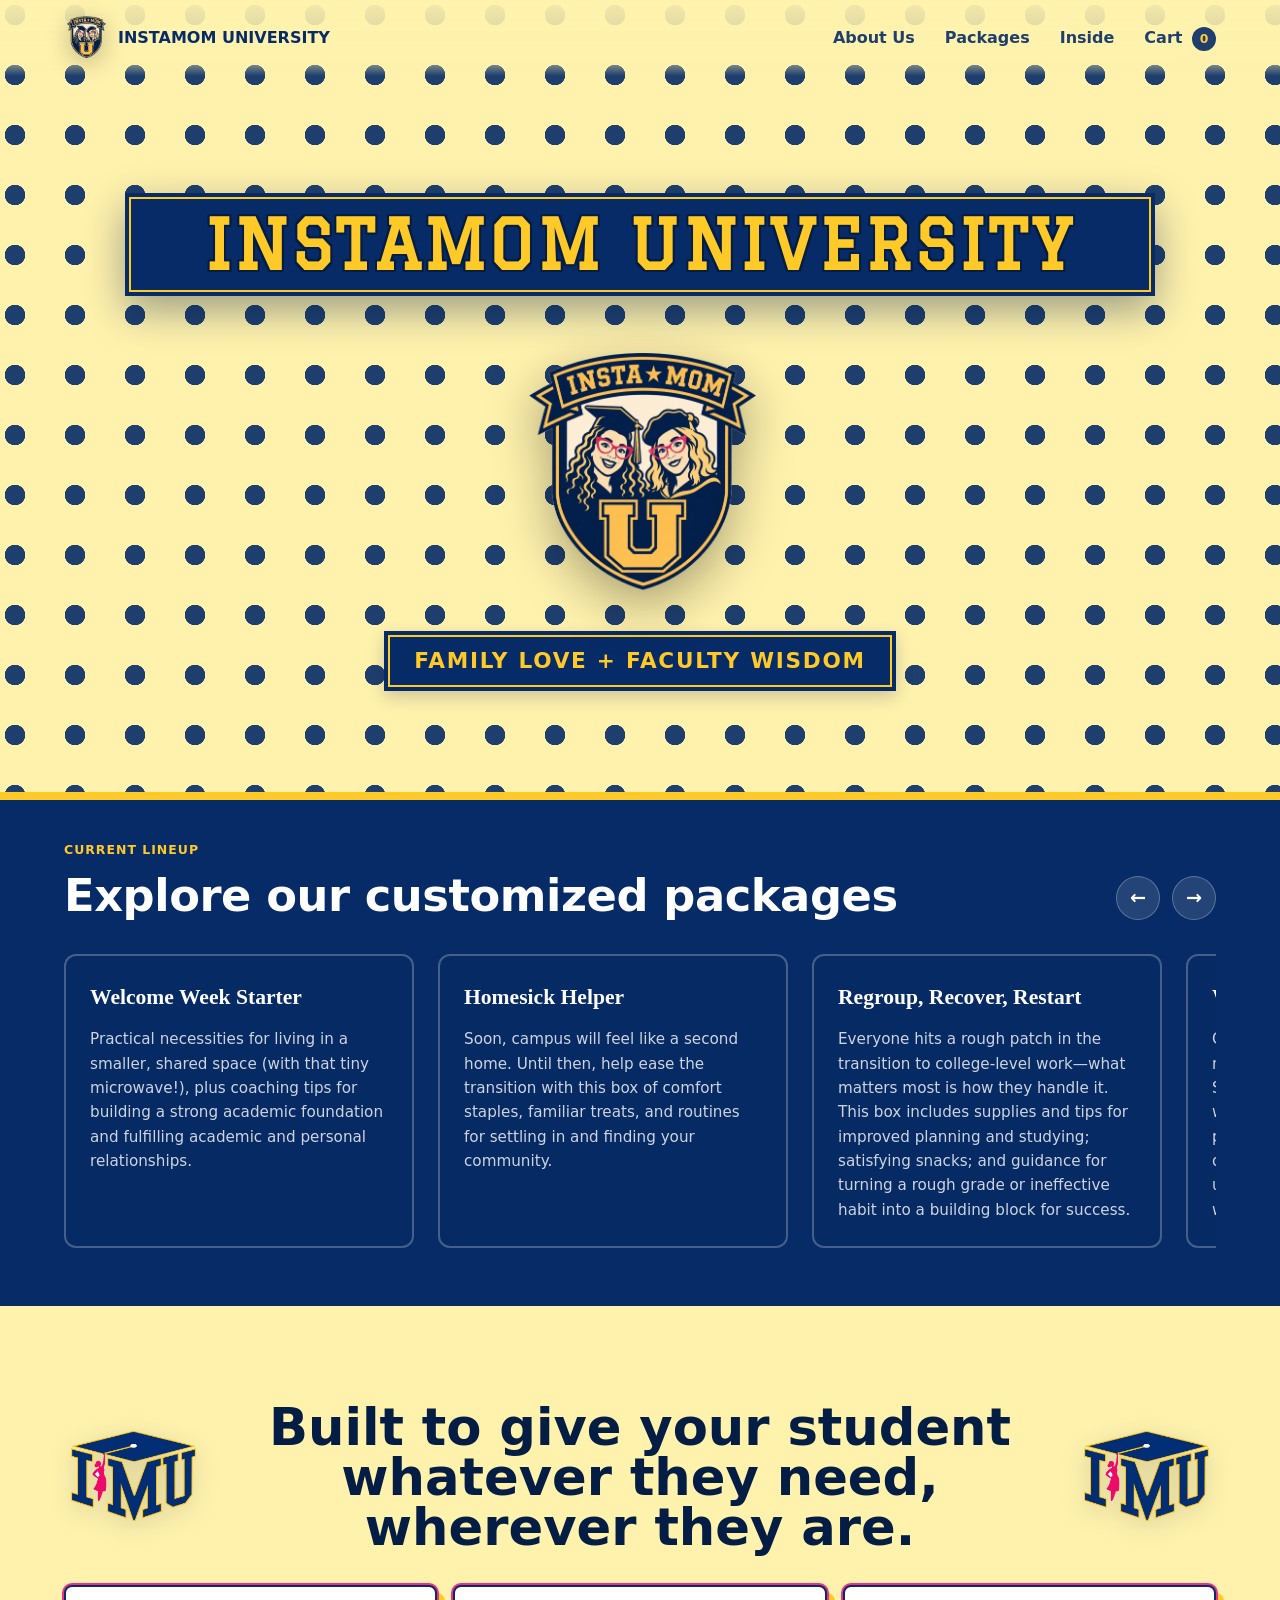
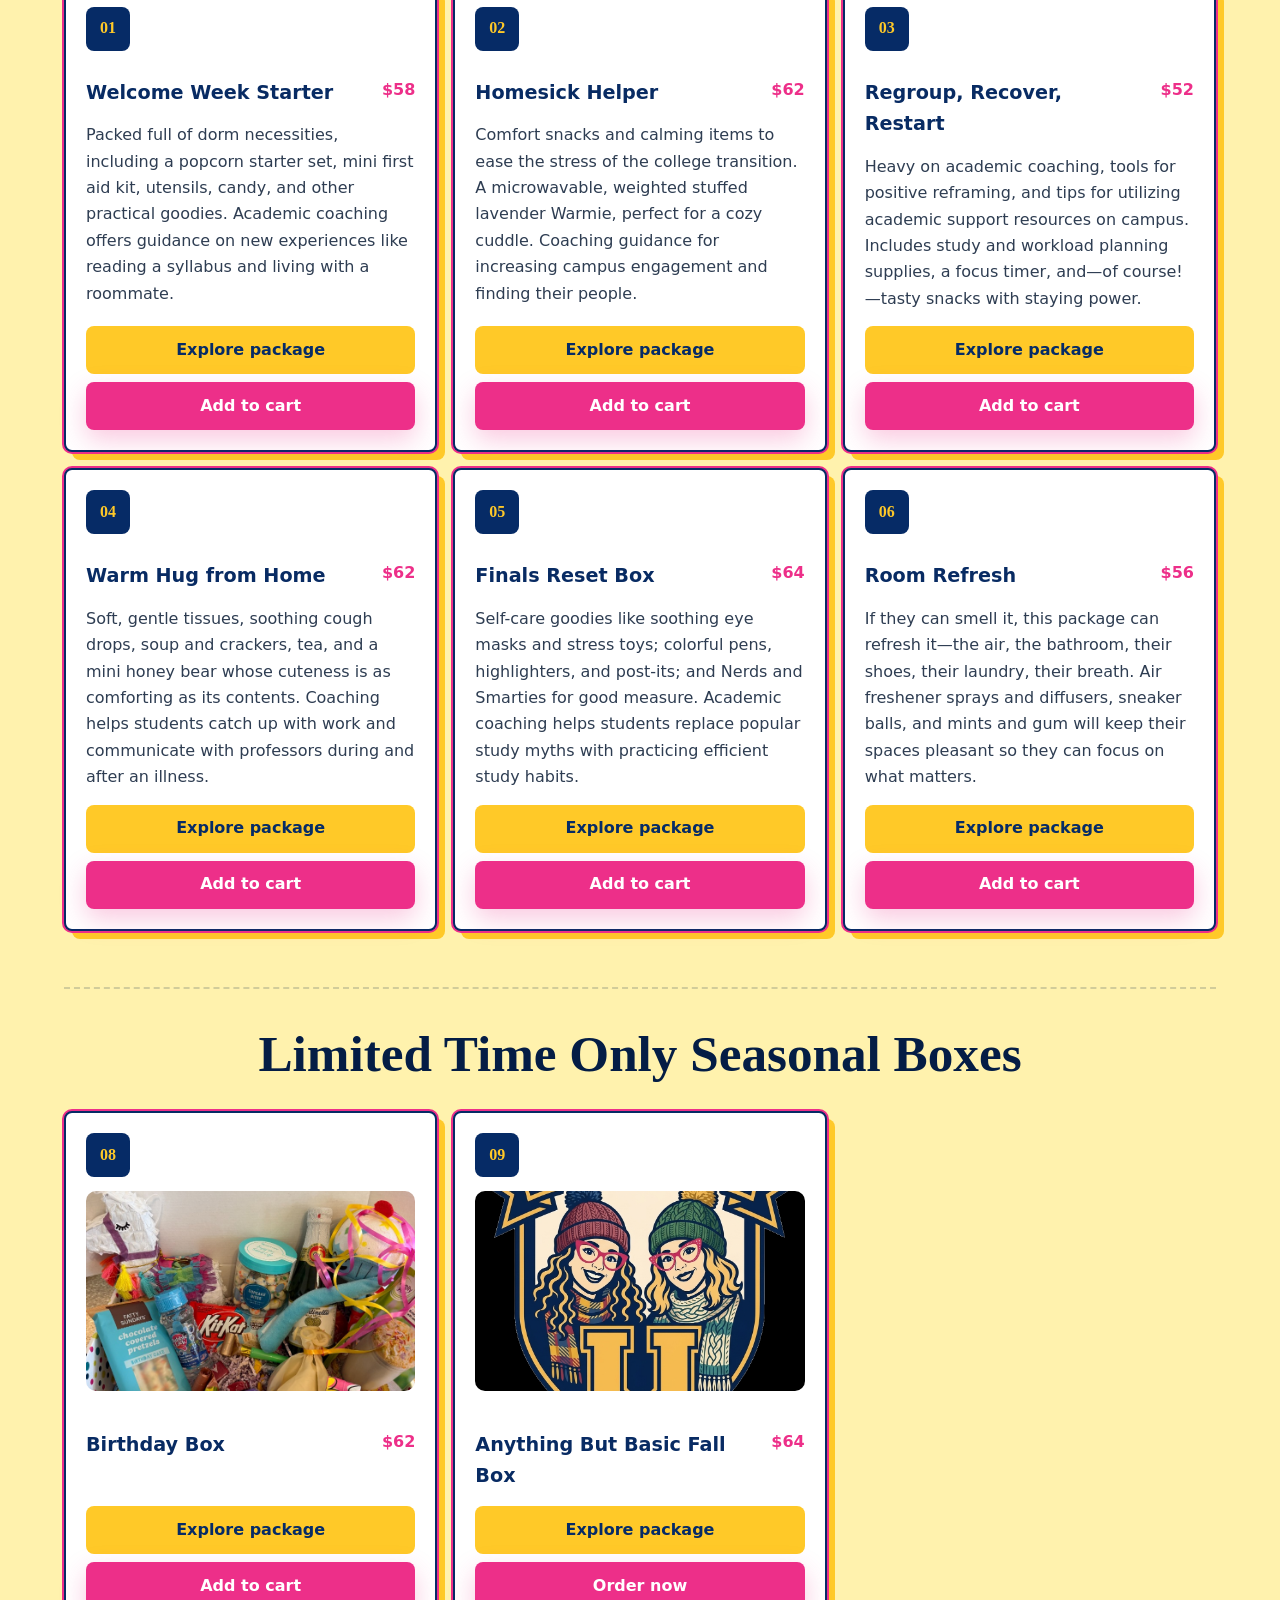
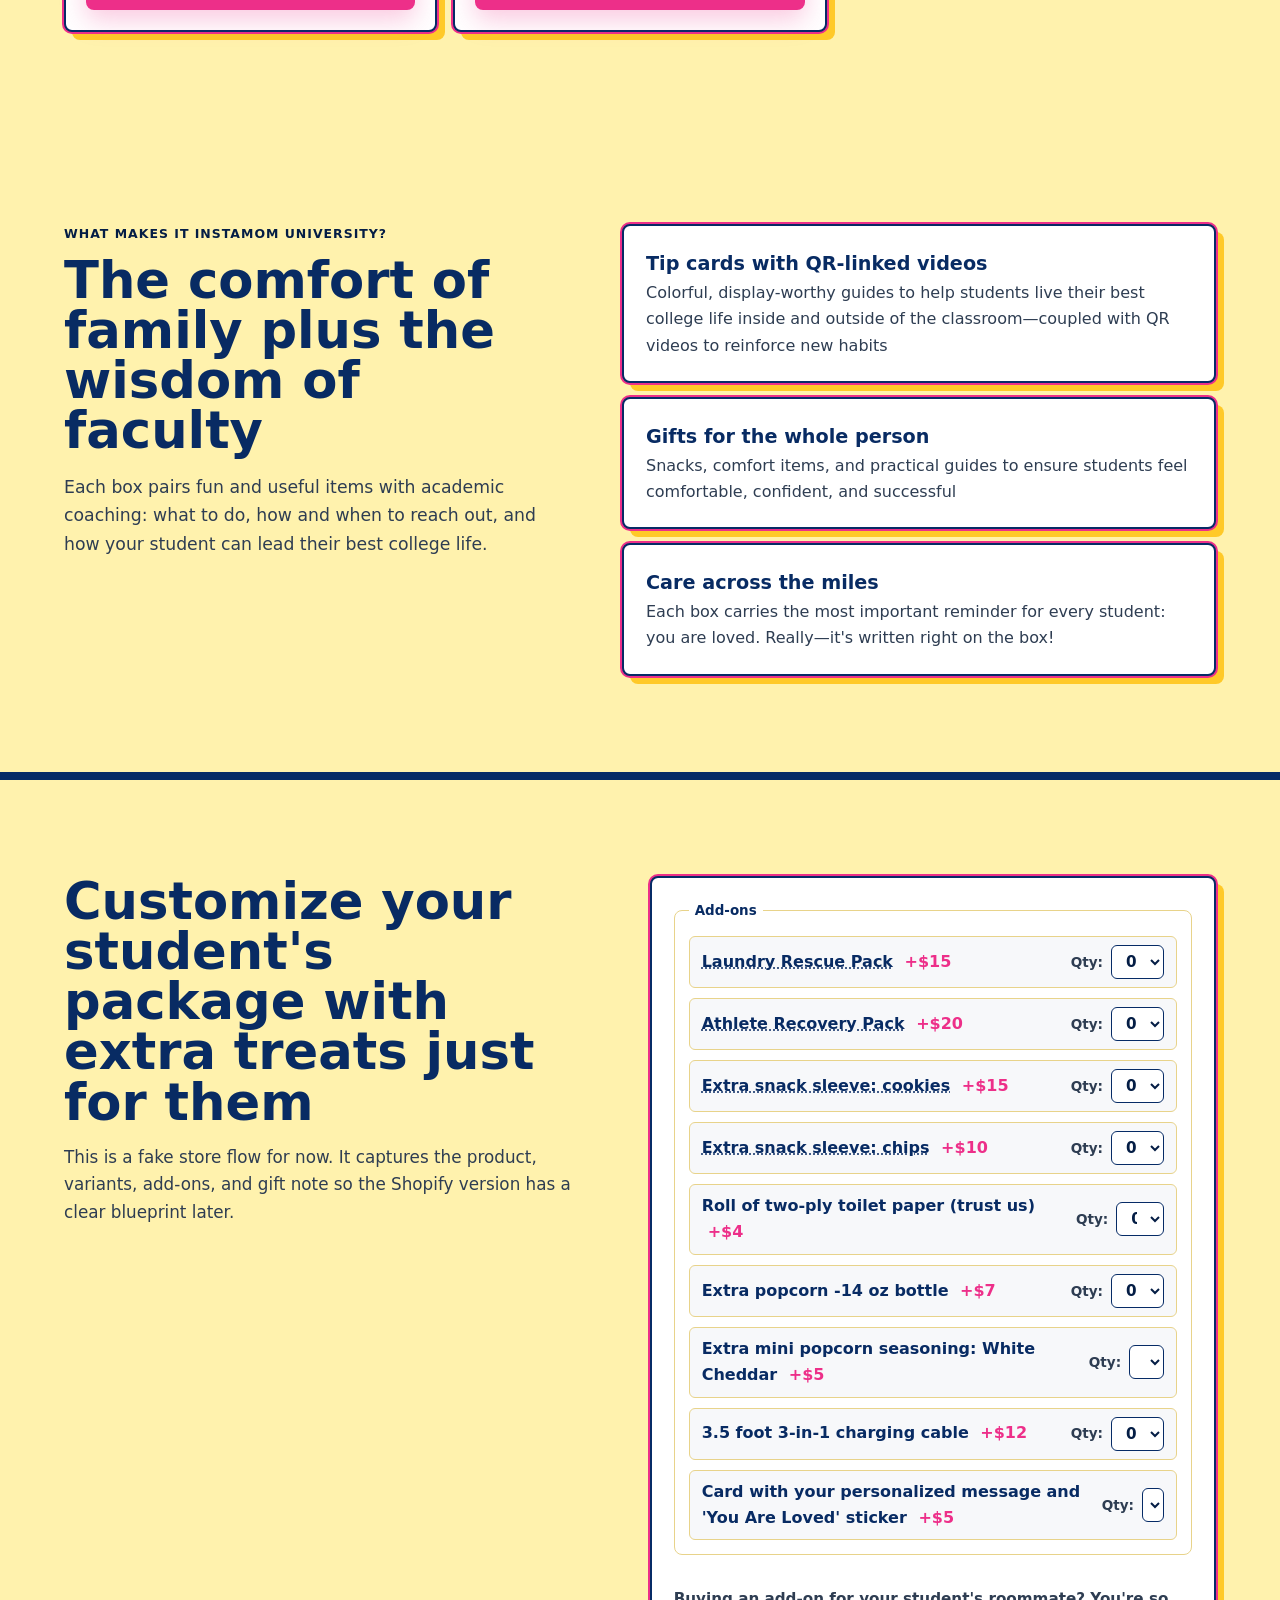
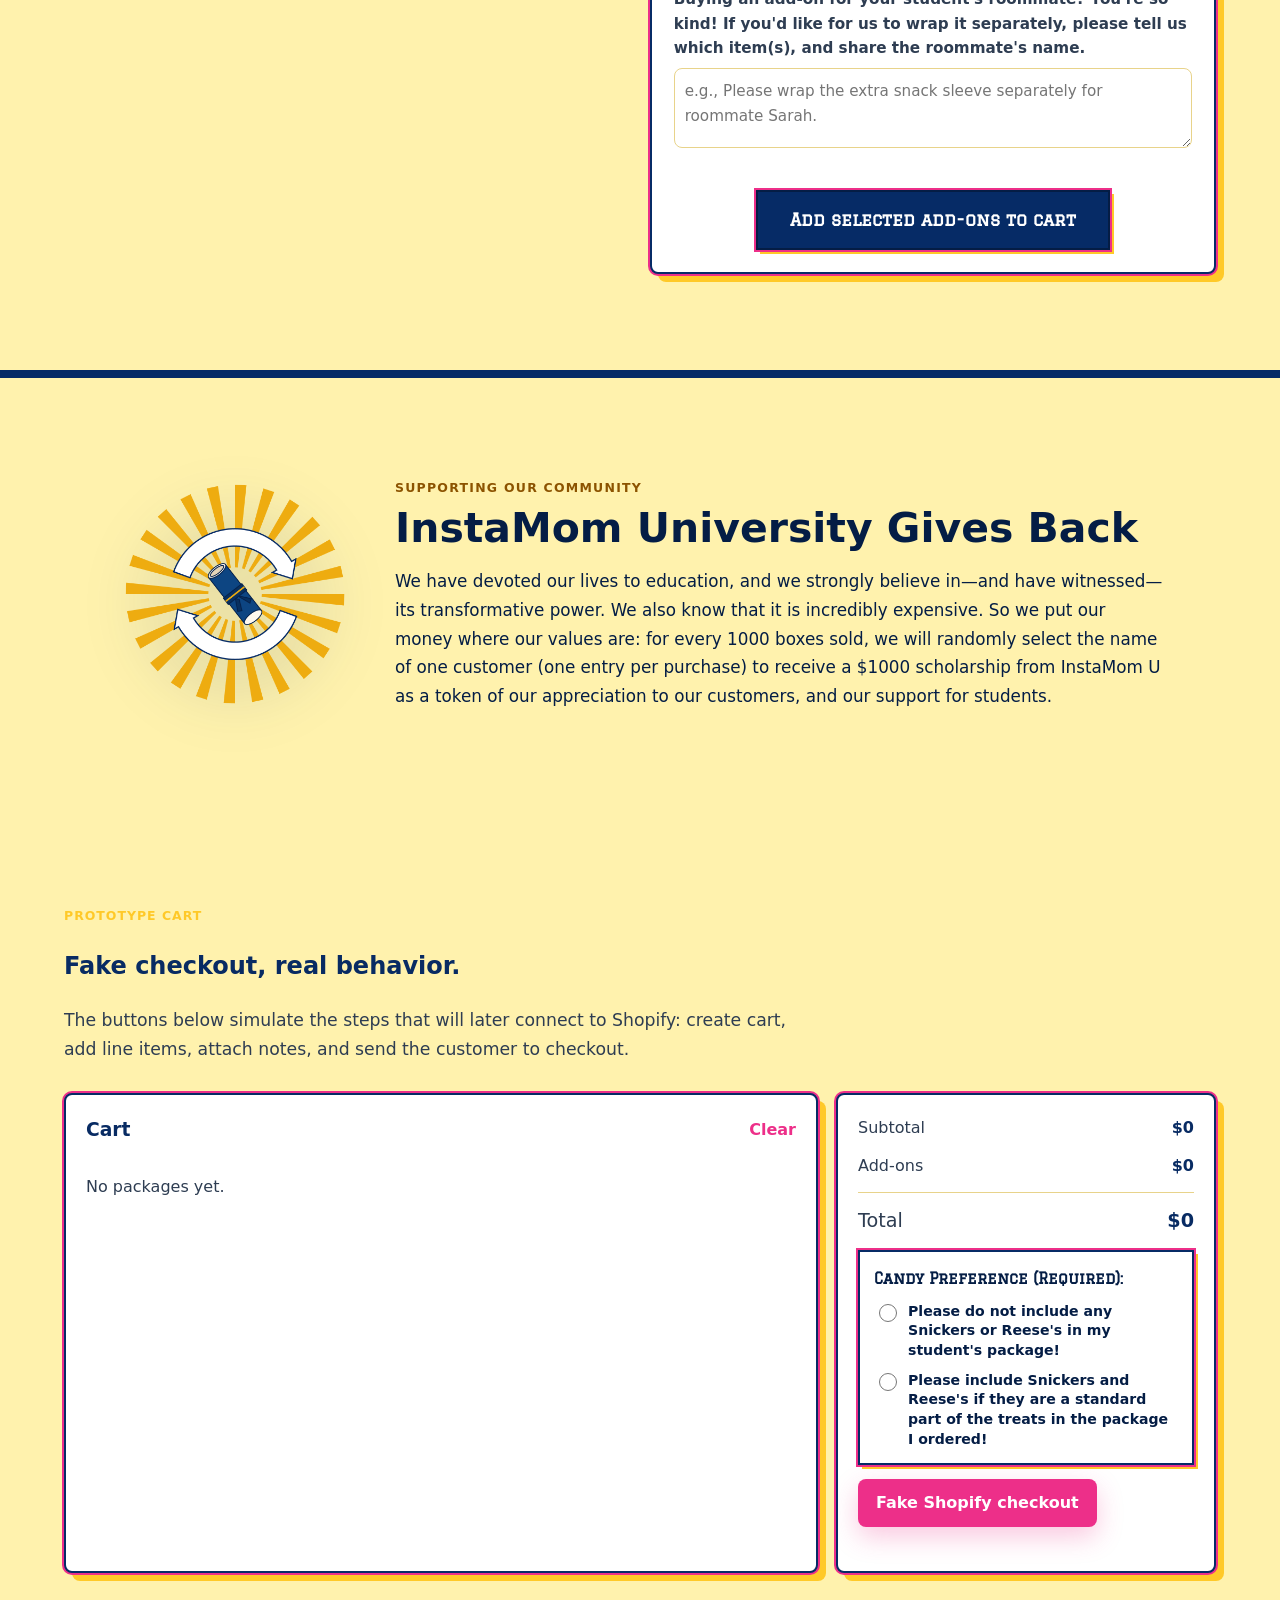
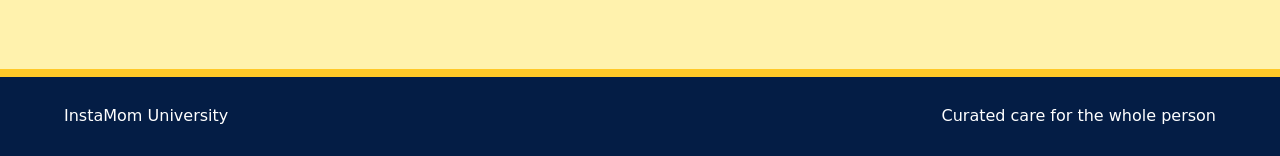
<file: index.html>
<!doctype html>
<html lang="en">
  <head>
    <meta charset="utf-8">
    <meta name="viewport" content="width=device-width, initial-scale=1">
    <title>InstaMom University | College Care Packages With Motherly Love and Professor Insight</title>
    <meta
      name="description"
      content="InstaMom University sends thoughtful college care packages with practical tips, QR resources, and campus-ready items for students starting strong."
    >
    <link rel="preload" href="assets/instamom-logo-crest.png" as="image">
    <link rel="stylesheet" href="styles.css">
  </head>
  <body>
    <header class="site-header" aria-label="Primary navigation">
      <a class="brand" href="#top" aria-label="InstaMom University home">
        <img class="brand-mark" src="assets/instamom-logo-crest.png" alt="">
        <span>InstaMom University</span>
      </a>
      <nav>
        <a href="#" id="aboutUsBtn">About Us</a>
        <a href="#packages">Packages</a>
        <a href="#inside">Inside</a>
        <a href="#cart">Cart <span id="cartCount">0</span></a>
      </nav>
    </header>

    <main id="top">
      <section class="hero" aria-label="InstaMom University welcome week starter builder">
        <div class="hero-content">
          <div class="hero-banner">
            <h1>InstaMom University</h1>
          </div>
          <img class="hero-crest" src="assets/instamom-logo-crest.png" alt="InstaMom University crest">
          <div class="hero-badge-container">
            <span class="badge-text">Family Love + Faculty Wisdom</span>
          </div>

        </div>
      </section>

      <section class="intro-band" aria-label="Current lineup slider">
        <div class="intro-band-header">
          <div>
            <p class="section-kicker">Current lineup</p>
            <h2>Explore our customized packages</h2>
          </div>
          <div class="slider-controls">
            <button type="button" id="slidePrev" aria-label="Previous package" class="slider-arrow">&larr;</button>
            <button type="button" id="slideNext" aria-label="Next package" class="slider-arrow">&rarr;</button>
          </div>
        </div>
        <div class="lineup-slider-container">
          <div class="lineup-slider-track" id="lineupSliderTrack">
            <!-- Rendered dynamically by script.js -->
          </div>
        </div>
      </section>

      <section class="section" id="packages">
        <div class="packages-header-row">
          <img class="header-cap-logo" src="assets/imu-logo-cap.png" alt="IMU Graduation Cap Logo">
          <h2 class="packages-headline">Built to give your student whatever they need, wherever they are.</h2>
          <img class="header-cap-logo" src="assets/imu-logo-cap.png" alt="IMU Graduation Cap Logo">
        </div>
        <div class="package-grid">
          <article class="package-card" data-product-id="welcome">
            <span class="icon" aria-hidden="true">01</span>
            <div class="card-title-row">
              <h3>Welcome Week Starter</h3>
              <p>$58</p>
            </div>
            <p>Packed full of dorm necessities, including a popcorn starter set, mini first aid kit, utensils, candy, and other practical goodies. Academic coaching offers guidance on new experiences like reading a syllabus and living with a roommate.</p>
            <div class="card-actions">
              <button type="button" class="secondary-button see-details" data-product-id="welcome">Explore package</button>
              <button type="button" class="add-product" data-product-id="welcome">Add to cart</button>
            </div>
          </article>
          <article class="package-card" data-product-id="homesick">
            <span class="icon" aria-hidden="true">02</span>
            <div class="card-title-row">
              <h3>Homesick Helper</h3>
              <p>$62</p>
            </div>
            <p>Comfort snacks and calming items to ease the stress of the college transition. A microwavable, weighted stuffed lavender Warmie, perfect for a cozy cuddle. Coaching guidance for increasing campus engagement and finding their people.</p>
            <div class="card-actions">
              <button type="button" class="secondary-button see-details" data-product-id="homesick">Explore package</button>
              <button type="button" class="add-product" data-product-id="homesick">Add to cart</button>
            </div>
          </article>
          <article class="package-card" data-product-id="study">
            <span class="icon" aria-hidden="true">03</span>
            <div class="card-title-row">
              <h3>Regroup, Recover, Restart</h3>
              <p>$52</p>
            </div>
            <p>Heavy on academic coaching, tools for positive reframing, and tips for utilizing academic support resources on campus. Includes study and workload planning supplies, a focus timer, and—of course!—tasty snacks with staying power.</p>
            <div class="card-actions">
              <button type="button" class="secondary-button see-details" data-product-id="study">Explore package</button>
              <button type="button" class="add-product" data-product-id="study">Add to cart</button>
            </div>
          </article>
          <article class="package-card" data-product-id="sick">
            <span class="icon" aria-hidden="true">04</span>
            <div class="card-title-row">
              <h3>Warm Hug from Home</h3>
              <p>$62</p>
            </div>
            <p>Soft, gentle tissues, soothing cough drops, soup and crackers, tea, and a mini honey bear whose cuteness is as comforting as its contents. Coaching helps students catch up with work and communicate with professors during and after an illness.</p>
            <div class="card-actions">
              <button type="button" class="secondary-button see-details" data-product-id="sick">Explore package</button>
              <button type="button" class="add-product" data-product-id="sick">Add to cart</button>
            </div>
          </article>
          <article class="package-card" data-product-id="finals">
            <span class="icon" aria-hidden="true">05</span>
            <div class="card-title-row">
              <h3>Finals Reset Box</h3>
              <p>$64</p>
            </div>
            <p>Self-care goodies like soothing eye masks and stress toys; colorful pens, highlighters, and post-its; and Nerds and Smarties for good measure. Academic coaching helps students replace popular study myths with practicing efficient study habits.</p>
            <div class="card-actions">
              <button type="button" class="secondary-button see-details" data-product-id="finals">Explore package</button>
              <button type="button" class="add-product" data-product-id="finals">Add to cart</button>
            </div>
          </article>
          <article class="package-card" data-product-id="refresh">
            <span class="icon" aria-hidden="true">06</span>
            <div class="card-title-row">
              <h3>Room Refresh</h3>
              <p>$56</p>
            </div>
            <p>If they can smell it, this package can refresh it—the air, the bathroom, their shoes, their laundry, their breath. Air freshener sprays and diffusers, sneaker balls, and mints and gum will keep their spaces pleasant so they can focus on what matters.</p>
            <div class="card-actions">
              <button type="button" class="secondary-button see-details" data-product-id="refresh">Explore package</button>
              <button type="button" class="add-product" data-product-id="refresh">Add to cart</button>
            </div>
          </article>
        </div>

        <div class="seasonal-packages-section" id="seasonal-boxes">
          <div class="seasonal-header-row">
            <h2 class="seasonal-headline">Limited Time Only Seasonal Boxes</h2>
          </div>
          <div class="package-grid">
            <article class="package-card" data-product-id="seasonal_birthday">
              <span class="icon" aria-hidden="true">08</span>
              <img src="assets/instamom-birthday-box-real.jpg" alt="Birthday Box" class="package-card-img" style="width: 100%; height: 200px; object-fit: cover; border-radius: 10px; margin-bottom: 12px;">
              <div class="card-title-row">
                <h3>Birthday Box</h3>
                <p>$62</p>
              </div>
              <div class="card-actions">
                <button type="button" class="secondary-button see-details" data-product-id="seasonal_birthday">Explore package</button>
                <button type="button" class="add-product" data-product-id="seasonal_birthday">Add to cart</button>
              </div>
            </article>
            <article class="package-card" data-product-id="seasonal_fall">
              <span class="icon" aria-hidden="true">09</span>
              <img src="assets/instamom-fall-box-crest.jpg" alt="Anything But Basic Fall Box" class="package-card-img" style="width: 100%; height: 200px; object-fit: cover; border-radius: 10px; margin-bottom: 12px;">
              <div class="card-title-row">
                <h3>Anything But Basic Fall Box</h3>
                <p>$64</p>
              </div>
              <div class="card-actions">
                <button type="button" class="secondary-button see-details" data-product-id="seasonal_fall">Explore package</button>
                <button type="button" class="add-product" data-product-id="seasonal_fall">Order now</button>
              </div>
            </article>
          </div>
        </div>
      </section>

      <section class="section split" id="inside">
        <div class="section-heading">
          <p class="section-kicker">What makes it InstaMom University?</p>
          <h2>The comfort of family plus the wisdom of faculty</h2>
          <p>
            Each box pairs fun and useful items with academic coaching: what to do, how and when to reach out, and how your student can lead their best college life.
          </p>
        </div>
        <div class="inside-list">
          <article>
            <h3>Tip cards with QR-linked videos</h3>
            <p>Colorful, display-worthy guides to help students live their best college life inside and outside of the classroom—coupled with QR videos to reinforce new habits</p>
          </article>
          <article>
            <h3>Gifts for the whole person</h3>
            <p>Snacks, comfort items, and practical guides to ensure students feel comfortable, confident, and successful</p>
          </article>
          <article>
            <h3>Care across the miles</h3>
            <p>Each box carries the most important reminder for every student: you are loved. Really—it's written right on the box!</p>
          </article>
        </div>
      </section>

      <section class="build-section" id="build">
        <div>
          <h2>Customize your student's package with extra treats just for them</h2>
          <p>
            This is a fake store flow for now. It captures the product, variants, add-ons, and gift note so the Shopify version has a clear blueprint later.
          </p>
        </div>
        <form class="interest-form" aria-label="Package customization form">
          <fieldset class="addon-fieldset">
            <legend>Add-ons</legend>

            <div class="addon-row">
              <span class="addon-name"><button type="button" class="addon-details-btn" data-addon-id="laundry">Laundry Rescue Pack</button> <span>+$15</span></span>
              <div class="addon-quantity-wrapper">
                <span class="addon-qty-label">Qty:</span>
                <select class="addon-select" data-addon-id="laundry" data-price="15">
                  <option value="0">0</option>
                  <option value="1">1</option>
                  <option value="2">2</option>
                  <option value="3">3</option>
                  <option value="4">4</option>
                  <option value="5">5</option>
                </select>
              </div>
            </div>

            <div class="addon-row">
              <span class="addon-name"><button type="button" class="addon-details-btn" data-addon-id="athlete_recovery">Athlete Recovery Pack</button> <span>+$20</span></span>
              <div class="addon-quantity-wrapper">
                <span class="addon-qty-label">Qty:</span>
                <select class="addon-select" data-addon-id="athlete_recovery" data-price="20">
                  <option value="0">0</option>
                  <option value="1">1</option>
                  <option value="2">2</option>
                  <option value="3">3</option>
                  <option value="4">4</option>
                  <option value="5">5</option>
                </select>
              </div>
            </div>

            <div class="addon-row">
              <span class="addon-name"><button type="button" class="addon-details-btn" data-addon-id="snacks_cookies">Extra snack sleeve: cookies</button> <span>+$15</span></span>
              <div class="addon-quantity-wrapper">
                <span class="addon-qty-label">Qty:</span>
                <select class="addon-select" data-addon-id="snacks_cookies" data-price="15">
                  <option value="0">0</option>
                  <option value="1">1</option>
                  <option value="2">2</option>
                  <option value="3">3</option>
                  <option value="4">4</option>
                  <option value="5">5</option>
                </select>
              </div>
            </div>

            <div class="addon-row">
              <span class="addon-name"><button type="button" class="addon-details-btn" data-addon-id="snacks_chips">Extra snack sleeve: chips</button> <span>+$10</span></span>
              <div class="addon-quantity-wrapper">
                <span class="addon-qty-label">Qty:</span>
                <select class="addon-select" data-addon-id="snacks_chips" data-price="10">
                  <option value="0">0</option>
                  <option value="1">1</option>
                  <option value="2">2</option>
                  <option value="3">3</option>
                  <option value="4">4</option>
                  <option value="5">5</option>
                </select>
              </div>
            </div>

            <div class="addon-row">
              <span class="addon-name">Roll of two-ply toilet paper (trust us) <span>+$4</span></span>
              <div class="addon-quantity-wrapper">
                <span class="addon-qty-label">Qty:</span>
                <select class="addon-select" data-addon-id="toilet_paper" data-price="4">
                  <option value="0">0</option>
                  <option value="1">1</option>
                  <option value="2">2</option>
                  <option value="3">3</option>
                  <option value="4">4</option>
                  <option value="5">5</option>
                </select>
              </div>
            </div>

            <div class="addon-row">
              <span class="addon-name">Extra popcorn -14 oz bottle <span>+$7</span></span>
              <div class="addon-quantity-wrapper">
                <span class="addon-qty-label">Qty:</span>
                <select class="addon-select" data-addon-id="popcorn_bottle" data-price="7">
                  <option value="0">0</option>
                  <option value="1">1</option>
                  <option value="2">2</option>
                  <option value="3">3</option>
                  <option value="4">4</option>
                  <option value="5">5</option>
                </select>
              </div>
            </div>

            <div class="addon-row">
              <span class="addon-name">Extra mini popcorn seasoning: White Cheddar <span>+$5</span></span>
              <div class="addon-quantity-wrapper">
                <span class="addon-qty-label">Qty:</span>
                <select class="addon-select" data-addon-id="popcorn_seasoning" data-price="5">
                  <option value="0">0</option>
                  <option value="1">1</option>
                  <option value="2">2</option>
                  <option value="3">3</option>
                  <option value="4">4</option>
                  <option value="5">5</option>
                </select>
              </div>
            </div>

            <div class="addon-row">
              <span class="addon-name">3.5 foot 3-in-1 charging cable <span>+$12</span></span>
              <div class="addon-quantity-wrapper">
                <span class="addon-qty-label">Qty:</span>
                <select class="addon-select" data-addon-id="cable_3in1" data-price="12">
                  <option value="0">0</option>
                  <option value="1">1</option>
                  <option value="2">2</option>
                  <option value="3">3</option>
                  <option value="4">4</option>
                  <option value="5">5</option>
                </select>
              </div>
            </div>

            <div class="addon-row">
              <span class="addon-name">Card with your personalized message and 'You Are Loved' sticker <span>+$5</span></span>
              <div class="addon-quantity-wrapper">
                <span class="addon-qty-label">Qty:</span>
                <select class="addon-select" data-addon-id="personalized_card" data-price="5">
                  <option value="0">0</option>
                  <option value="1">1</option>
                  <option value="2">2</option>
                  <option value="3">3</option>
                  <option value="4">4</option>
                  <option value="5">5</option>
                </select>
              </div>
            </div>
          </fieldset>

          <div class="roommate-wrap-container">
            <label for="roommateWrapNotes">Buying an add-on for your student's roommate? You're so kind! If you'd like for us to wrap it separately, please tell us which item(s), and share the roommate's name.</label>
            <textarea id="roommateWrapNotes" class="roommate-wrap-textarea" placeholder="e.g., Please wrap the extra snack sleeve separately for roommate Sarah."></textarea>
          </div>

          <div class="addon-submit-container">
            <button type="button" id="addAddonsToCartBtn" class="add-addons-btn">Add selected add-ons to cart</button>
          </div>
        </form>
      </section>

      <section class="section" id="gives-back" aria-label="InstaMom University Gives Back">
        <div class="gives-back-container">
          <div class="gives-back-seal-side">
            <img src="assets/imu-diploma-seal.png" alt="InstaMom University Seal" class="gives-back-seal-img">
          </div>
          <div class="gives-back-content-side">
            <p class="section-kicker">Supporting Our Community</p>
            <h2 class="gives-back-title">InstaMom University Gives Back</h2>
            <p class="gives-back-text">
              We have devoted our lives to education, and we strongly believe in—and have witnessed—its transformative power. We also know that it is incredibly expensive. So we put our money where our values are: for every 1000 boxes sold, we will randomly select the name of one customer (one entry per purchase) to receive a $1000 scholarship from InstaMom U as a token of our appreciation to our customers, and our support for students.
            </p>
          </div>
        </div>
      </section>

      <section class="cart-section" id="cart" aria-label="Fake cart and checkout">
        <div class="section-heading">
          <p class="section-kicker">Prototype cart</p>
          <h2>Fake checkout, real behavior.</h2>
          <p>
            The buttons below simulate the steps that will later connect to Shopify: create cart, add line items, attach notes, and send the customer to checkout.
          </p>
        </div>
        <div class="cart-layout">
          <div class="cart-panel">
            <div class="cart-panel-header">
              <h3>Cart</h3>
              <button type="button" id="clearCart" class="text-button">Clear</button>
            </div>
            <div id="cartItems" class="cart-items">
              <p class="empty-cart">No packages yet.</p>
            </div>
          </div>
          <aside class="checkout-panel">
            <dl>
              <div>
                <dt>Subtotal</dt>
                <dd id="subtotal">$0</dd>
              </div>
              <div>
                <dt>Add-ons</dt>
                <dd id="addonTotal">$0</dd>
              </div>
              <div class="total-row">
                <dt>Total</dt>
                <dd id="cartTotal">$0</dd>
              </div>
            </dl>

            <div class="allergy-preference-container" id="allergyPreferenceContainer">
              <div class="allergy-legend">Candy Preference (Required):</div>
              <div class="allergy-choice-wrapper">
                <label class="allergy-radio-label">
                  <input type="radio" name="allergy_preference" value="no_snickers_reeses" id="noSnickersReeses">
                  <span>Please do not include any Snickers or Reese's in my student's package!</span>
                </label>
                <label class="allergy-radio-label">
                  <input type="radio" name="allergy_preference" value="include_snickers_reeses" id="includeSnickersReeses">
                  <span>Please include Snickers and Reese's if they are a standard part of the treats in the package I ordered!</span>
                </label>
              </div>
              <div id="allergyErrorMsg" class="allergy-error-msg">
                ⚠️ Please select one of the candy options above to proceed to checkout!
              </div>
            </div>

            <button type="button" id="checkoutButton">Fake Shopify checkout</button>
            <p id="checkoutStatus" class="form-status" role="status" aria-live="polite"></p>
          </aside>
        </div>
      </section>
    </main>

    <footer>
      <p>InstaMom University</p>
      <p>Curated care for the whole person</p>
    </footer>

    <div id="packageModal" class="modal" aria-hidden="true" role="dialog" aria-labelledby="packageModalTitle">
      <div class="modal-content">
        <button type="button" class="close-modal" id="closePackageModal" aria-label="Close modal">&times;</button>
        <h3 id="packageModalTitle">Package Details</h3>
        <div id="packageModalBody" class="modal-scrollable-body"></div>
      </div>
    </div>

    <div id="aboutUsModal" class="modal" aria-hidden="true" role="dialog" aria-labelledby="aboutUsTitle">
      <div class="modal-content">
        <button type="button" class="close-modal" id="closeAboutUs" aria-label="Close modal">&times;</button>
        <h3 id="aboutUsTitle">About Us</h3>
        <p>
          Hi, and welcome to InstaMom U! We are Dr. Beth Savage and Dr. Virginia Cylke, former professors with a combined 55 years of experience teaching and mentoring college students. Though we have left the classroom, we want to continue to support students and help them to be confident and successful. So we created the InstaMom model of care packages that nurture the whole person. We hope you find something truly special here for your student!
        </p>
      </div>
    </div>

    <script src="script.js"></script>
  </body>
</html>
</file>
<file: styles.css>
@import url('https://fonts.googleapis.com/css2?family=Graduate&display=swap');

:root {
  color-scheme: light;
  --ink: #082b63;
  --muted: #2e3d52;
  --paper: #fff2ad;
  --surface: #ffffff;
  --line: #e8d38a;
  --navy: #062b66;
  --navy-dark: #041d45;
  --gold: #ffc928;
  --cream: #fff0b8;
  --pink: #ed2f89;
  --dot-pattern: radial-gradient(circle at 5px 5px, rgba(6, 43, 102, 0.2) 0 3px, transparent 3.2px);
  --hero-dot-pattern: radial-gradient(circle at 15px 15px, rgba(6, 43, 102, 0.9) 0 10px, transparent 10.5px);
  --shadow: 0 18px 50px rgba(6, 43, 102, 0.18);
}

* {
  box-sizing: border-box;
}

html {
  scroll-behavior: smooth;
}

body {
  margin: 0;
  font-family: Inter, ui-sans-serif, system-ui, -apple-system, BlinkMacSystemFont, "Segoe UI", sans-serif;
  color: var(--ink);
  background-color: var(--paper);
  background-image: var(--dot-pattern);
  background-size: 30px 30px;
  line-height: 1.65;
  font-weight: 500;
}

a {
  color: inherit;
  text-decoration: none;
}

button,
input,
select,
textarea {
  font: inherit;
}

.site-header {
  position: fixed;
  z-index: 10;
  top: 0;
  left: 0;
  right: 0;
  display: flex;
  align-items: center;
  justify-content: space-between;
  padding: 16px clamp(18px, 5vw, 64px);
  color: var(--navy);
  background:
    linear-gradient(180deg, rgba(255, 242, 173, 0.96), rgba(255, 242, 173, 0.78) 72%, rgba(255, 242, 173, 0));
}

.brand {
  display: inline-flex;
  align-items: center;
  gap: 10px;
  font-weight: 800;
  letter-spacing: 0;
  text-transform: uppercase;
}

.brand-mark {
  width: 44px;
  height: 44px;
  object-fit: contain;
  filter: drop-shadow(0 6px 12px rgba(0, 0, 0, 0.24));
}

nav {
  display: flex;
  gap: clamp(14px, 3vw, 30px);
  font-weight: 700;
}

nav a {
  opacity: 0.9;
}

nav span {
  display: inline-grid;
  min-width: 24px;
  height: 24px;
  place-items: center;
  margin-left: 4px;
  border-radius: 999px;
  color: var(--gold);
  background: var(--navy);
  font-size: 0.78rem;
}

.hero {
  position: relative;
  min-height: 88vh;
  display: grid;
  align-items: center;
  overflow: hidden;
  background-color: var(--paper);
  background-image: var(--hero-dot-pattern);
  background-size: 60px 60px;
}

.hero-content {
  position: relative;
  z-index: 1;
  width: min(900px, calc(100% - 36px));
  margin: 0 auto;
  padding-top: 120px;
  color: var(--navy);
  display: flex;
  flex-direction: column;
  align-items: center;
  text-align: center;
}

.hero-crest {
  width: clamp(160px, 24vw, 250px);
  aspect-ratio: 1;
  margin-block: 20px;
  object-fit: contain;
  filter: drop-shadow(0 16px 26px rgba(0, 0, 0, 0.34));
}

.eyebrow,
.section-kicker {
  margin: 0 0 10px;
  font-size: 0.78rem;
  font-weight: 800;
  letter-spacing: 0.08em;
  text-transform: uppercase;
  color: var(--gold);
}

h1,
h2,
h3,
p {
  overflow-wrap: anywhere;
}

h1 {
  margin: 0;
  font-size: clamp(2.2rem, 6.2vw, 5.2rem);
  line-height: 1.0;
  letter-spacing: -0.01em;
  max-width: 100%;
  white-space: nowrap;
  color: var(--gold);
  font-family: Inter, ui-sans-serif, system-ui, sans-serif;
  font-weight: 900;
  text-transform: uppercase;
  text-shadow:
    -2px -2px 0 var(--navy-dark),
    2px -2px 0 var(--navy-dark),
    -2px 2px 0 var(--navy-dark),
    2px 2px 0 var(--navy-dark),
    0 8px 0 rgba(4, 29, 69, 0.55);
}

.hero-badge-container {
  display: inline-block;
  background-color: var(--navy);
  padding: 12px 30px;
  margin-top: 10px;
  margin-bottom: 28px;
  /* Inner gold border inside the blue box near the edge */
  outline: 2px solid var(--gold);
  outline-offset: -6px;
  box-shadow: 0 6px 16px rgba(4, 29, 69, 0.2);
}

.hero-badge-container .badge-text {
  color: var(--gold);
  font-family: Inter, ui-sans-serif, system-ui, sans-serif;
  font-size: clamp(0.95rem, 2vw, 1.35rem);
  font-weight: 800;
  text-transform: uppercase;
  white-space: nowrap;
  letter-spacing: 0.08em;
}

.quick-builder,
.interest-form {
  display: grid;
  gap: 14px;
}

.quick-builder {
  grid-template-columns: minmax(170px, 1fr) minmax(150px, 0.75fr) auto auto;
  max-width: 850px;
  align-items: end;
  padding: 14px;
  border: 3px solid var(--navy-dark);
  border-radius: 8px;
  background: var(--surface);
  box-shadow: 0 8px 24px rgba(4, 29, 69, 0.08);
}

label {
  display: grid;
  gap: 7px;
  color: inherit;
  font-size: 0.84rem;
  font-weight: 800;
}

select,
input,
textarea {
  width: 100%;
  border: 1px solid var(--line);
  border-radius: 8px;
  padding: 12px 13px;
  color: var(--ink);
  background: var(--surface);
}

textarea {
  resize: vertical;
}

button {
  min-height: 48px;
  border: 0;
  border-radius: 8px;
  padding: 0 18px;
  color: #fff;
  background: var(--pink);
  font-weight: 900;
  cursor: pointer;
  box-shadow: 0 10px 26px rgba(237, 47, 137, 0.26);
}

.secondary-button {
  color: var(--navy);
  background: var(--gold);
  box-shadow: none;
}

.text-button {
  min-height: auto;
  padding: 0;
  color: var(--pink);
  background: transparent;
  box-shadow: none;
}

button:focus-visible,
a:focus-visible,
select:focus-visible,
input:focus-visible,
textarea:focus-visible {
  outline: 3px solid var(--gold);
  outline-offset: 3px;
}

.intro-band,
.section,
.build-section,
.cart-section,
footer {
  padding-inline: clamp(18px, 5vw, 72px);
}

.intro-band {
  display: flex;
  flex-direction: column;
  gap: 24px;
  padding-top: 40px;
  padding-bottom: 48px;
  color: #fff;
  background: var(--navy);
  border-top: 8px solid var(--gold);
  overflow: hidden;
}

.intro-band-header {
  display: flex;
  justify-content: space-between;
  align-items: flex-end;
  gap: 20px;
  width: 100%;
}

.intro-band-header h2 {
  margin: 0;
  font-size: clamp(1.8rem, 3.5vw, 3rem);
  line-height: 1.1;
  letter-spacing: -0.01em;
}

.slider-controls {
  display: flex;
  gap: 12px;
}

.slider-arrow {
  width: 44px;
  height: 44px;
  min-height: auto;
  border-radius: 999px;
  background: rgba(255, 255, 255, 0.12);
  color: #fff;
  border: 1px solid rgba(255, 255, 255, 0.25);
  font-size: 1.2rem;
  padding: 0;
  display: flex;
  align-items: center;
  justify-content: center;
  cursor: pointer;
  box-shadow: none !important;
  transition: all 0.2s ease;
}

.slider-arrow:hover {
  background: var(--gold);
  color: var(--navy);
  border-color: var(--gold);
}

.lineup-slider-container {
  width: 100%;
  overflow-x: auto;
  scroll-snap-type: x mandatory;
  scroll-behavior: smooth;
  scrollbar-width: none;
}

.lineup-slider-container::-webkit-scrollbar {
  display: none;
}

.lineup-slider-track {
  display: flex;
  gap: 24px;
  padding-block: 10px;
}

.lineup-card {
  flex: 0 0 350px;
  background: rgba(8, 43, 99, 0.85);
  border: 2px solid rgba(255, 255, 255, 0.25);
  border-radius: 12px;
  cursor: pointer;
  padding: 24px;
  scroll-snap-align: start;
  transition: all 0.3s ease;
  display: flex;
  flex-direction: column;
  gap: 12px;
  text-align: left;
}

.lineup-card:hover,
.lineup-card.active {
  background: var(--surface);
  color: var(--navy);
  border-color: var(--gold);
  box-shadow: 0 12px 32px rgba(0, 0, 0, 0.24);
  transform: translateY(-4px);
}


.lineup-card .card-moment-tag {
  align-self: flex-start;
  font-size: 0.72rem;
  font-weight: 800;
  text-transform: uppercase;
  color: var(--gold);
  background: rgba(255, 255, 255, 0.12);
  padding: 4px 10px;
  border-radius: 99px;
}

.lineup-card.active .card-moment-tag,
.lineup-card:hover .card-moment-tag {
  color: var(--navy);
  background: var(--gold);
}

.lineup-card .card-moment-tag.coming-soon-tag {
  color: #cbd5e0;
  background: rgba(255, 255, 255, 0.08);
}

.lineup-card.active .card-moment-tag.coming-soon-tag,
.lineup-card:hover .card-moment-tag.coming-soon-tag {
  color: var(--navy);
  background: #e2e8f0;
}

.lineup-card .card-moment-tag.seasonal-tag {
  color: #ffa726;
  background: rgba(255, 167, 38, 0.15);
}

.lineup-card.active .card-moment-tag.seasonal-tag,
.lineup-card:hover .card-moment-tag.seasonal-tag {
  color: var(--navy);
  background: #ffa726;
}

.lineup-card h3 {
  margin: 0;
  font-size: 1.35rem;
  font-family: Georgia, serif;
}

.lineup-card p {
  margin: 0;
  font-size: 0.95rem;
  line-height: 1.6;
  color: rgba(255, 255, 255, 0.8);
}

.lineup-card.active p,
.lineup-card:hover p {
  color: var(--muted);
}

.section h2,
.build-section h2 {
  margin: 0;
  font-size: clamp(2rem, 4vw, 4.4rem);
  line-height: 0.98;
  letter-spacing: 0;
}

.section {
  padding-top: clamp(54px, 8vw, 96px);
  padding-bottom: clamp(54px, 8vw, 96px);
  background-color: var(--paper);
}

.section-heading {
  max-width: 760px;
}

.packages-header-row {
  display: flex;
  align-items: center;
  justify-content: center;
  gap: clamp(20px, 4vw, 40px);
  margin-inline: auto;
  max-width: 1200px;
  margin-bottom: 32px;
  text-align: center;
}

.packages-header-row .header-cap-logo {
  height: clamp(60px, 8vw, 100px);
  width: auto;
  flex-shrink: 0;
  filter: drop-shadow(0 6px 12px rgba(4, 29, 69, 0.15));
}

.packages-headline {
  color: var(--navy-dark);
  font-size: clamp(2.0rem, 4.2vw, 4.0rem);
  line-height: 1.05;
  letter-spacing: -0.01em;
  max-width: 860px;
  margin: 0;
}

@media (max-width: 768px) {
  .packages-header-row .header-cap-logo {
    display: none;
  }
}

.section-heading p:not(.section-kicker) {
  color: var(--muted);
  font-size: 1.08rem;
}

#inside .section-kicker {
  color: var(--navy-dark);
}

.package-grid {
  display: grid;
  grid-template-columns: repeat(3, minmax(0, 1fr));
  gap: 16px;
  margin-top: 32px;
}

.package-card,
.inside-list article {
  border: 2px solid var(--navy);
  border-radius: 8px;
  background: var(--surface);
  box-shadow: 0 0 0 2px var(--pink), 8px 8px 0 var(--gold);
}

.package-card {
  min-height: 290px;
  padding: 20px;
  display: flex;
  flex-direction: column;
  gap: 14px;
}

.package-card > p {
  flex-grow: 1;
}

.icon {
  display: grid;
  width: 44px;
  height: 44px;
  place-items: center;
  border-radius: 8px;
  color: var(--gold);
  background: var(--navy);
  font-family: Georgia, "Times New Roman", serif;
  font-weight: 900;
}

.package-card h3,
.inside-list h3 {
  margin: 0;
  font-size: 1.2rem;
}

.package-card p,
.inside-list p {
  margin: 0;
  color: var(--muted);
}

.card-title-row {
  display: flex;
  justify-content: space-between;
  gap: 16px;
  align-items: start;
  margin-top: 12px;
}

.card-title-row p {
  color: var(--pink);
  font-weight: 900;
  white-space: nowrap;
  flex-shrink: 0;
}

.add-product {
  margin-top: auto;
}

.card-actions {
  display: flex;
  flex-direction: column;
  gap: 8px;
  margin-top: auto;
}

.card-actions button {
  width: 100%;
}

.split {
  display: grid;
  grid-template-columns: minmax(260px, 0.9fr) minmax(280px, 1.1fr);
  gap: clamp(26px, 6vw, 72px);
  align-items: start;
  background-color: var(--paper);
}

.inside-list {
  display: grid;
  gap: 14px;
}

.inside-list article {
  padding: 22px;
}

.inside-list h3 {
  margin-top: 0;
}

.build-section {
  display: grid;
  grid-template-columns: minmax(260px, 0.9fr) minmax(280px, 1fr);
  gap: clamp(26px, 6vw, 76px);
  align-items: start;
  padding-top: clamp(54px, 8vw, 96px);
  padding-bottom: clamp(54px, 8vw, 96px);
  background-color: var(--paper);
  border-block: 8px solid var(--navy);
}

.build-section p {
  color: var(--muted);
  font-size: 1.05rem;
}

.interest-form {
  padding: 22px;
  border: 2px solid var(--navy);
  border-radius: 8px;
  background: var(--surface);
  box-shadow: 0 0 0 2px var(--pink), 8px 8px 0 var(--gold);
}

.form-status {
  min-height: 24px;
  margin: 0;
  color: var(--navy);
  font-weight: 800;
}

.addon-fieldset {
  display: grid;
  gap: 10px;
  margin: 0;
  padding: 14px;
  border: 1px solid var(--line);
  border-radius: 8px;
}

.addon-fieldset legend {
  padding-inline: 6px;
  font-size: 0.84rem;
  font-weight: 900;
}

.checkbox-line {
  grid-template-columns: auto 1fr auto;
  align-items: center;
  gap: 10px;
  font-weight: 700;
}

.checkbox-line input {
  width: 18px;
  height: 18px;
}

.checkbox-line span {
  color: var(--pink);
}

.addon-submit-container {
  margin-top: 28px;
  display: flex;
  justify-content: center;
}

.add-addons-btn {
  background: var(--navy);
  color: #ffffff;
  font-family: 'Graduate', Georgia, serif;
  font-weight: 700;
  font-size: 1.05rem;
  padding: 14px 32px;
  border-radius: var(--radius-md);
  border: 2px solid var(--navy-dark);
  box-shadow: 0 0 0 2px var(--pink), 4px 4px 0 var(--gold);
  cursor: pointer;
  transition: all 0.2s ease;
}

.add-addons-btn:hover {
  background: var(--navy-dark);
  transform: translateY(-2px);
  box-shadow: 0 0 0 2px var(--pink), 6px 6px 0 var(--gold);
}

.cart-section {
  padding-top: clamp(54px, 8vw, 96px);
  padding-bottom: clamp(54px, 8vw, 96px);
  background-color: var(--paper);
}

.cart-layout {
  display: grid;
  grid-template-columns: minmax(280px, 1fr) minmax(260px, 380px);
  gap: 18px;
  margin-top: 30px;
}

.cart-panel,
.checkout-panel {
  border: 2px solid var(--navy);
  border-radius: 8px;
  background: var(--surface);
  box-shadow: 0 0 0 2px var(--pink), 8px 8px 0 var(--gold);
}

.cart-panel {
  padding: 20px;
}

.cart-panel-header {
  display: flex;
  justify-content: space-between;
  gap: 14px;
  align-items: center;
  margin-bottom: 12px;
}

.cart-panel h3,
.checkout-panel h3 {
  margin: 0;
}

.cart-items {
  display: grid;
  gap: 12px;
}

.cart-line {
  display: grid;
  grid-template-columns: 1fr auto;
  gap: 14px;
  align-items: center;
  padding: 14px 0;
  border-top: 1px solid var(--line);
}

.cart-line:first-child {
  border-top: 0;
}

.cart-line h4,
.cart-line p {
  margin: 0;
}

.cart-line p,
.empty-cart {
  color: var(--muted);
}

.quantity-control {
  display: grid;
  grid-template-columns: 36px 36px 36px;
  align-items: center;
  overflow: hidden;
  border: 1px solid var(--line);
  border-radius: 8px;
}

.quantity-control button {
  min-height: 36px;
  padding: 0;
  color: var(--ink);
  background: var(--surface);
  box-shadow: none;
}

.quantity-control span {
  text-align: center;
  font-weight: 900;
}

.checkout-panel {
  align-self: start;
  padding: 20px;
  position: sticky;
  top: 84px;
}

.checkout-panel dl {
  display: grid;
  gap: 12px;
  margin: 0 0 14px;
}

/* Candy Preference Container */
.allergy-preference-container {
  border: 2px solid var(--navy);
  border-radius: var(--radius-sm);
  padding: 14px;
  margin: 14px 0;
  background: #ffffff;
  box-shadow: 0 0 0 2px var(--pink), 4px 4px 0 var(--gold);
  transition: all 0.2s ease;
}

.allergy-preference-container.has-error {
  border-color: var(--pink) !important;
  box-shadow: 0 0 0 4px var(--pink), 4px 4px 0 var(--gold) !important;
  animation: shakeContainer 0.3s ease;
}

@keyframes shakeContainer {
  0%, 100% { transform: translateX(0); }
  25% { transform: translateX(-4px); }
  75% { transform: translateX(4px); }
}

.allergy-legend {
  font-weight: 800;
  font-size: 0.95rem;
  color: var(--navy-dark);
  margin-bottom: 10px;
  font-family: 'Graduate', Georgia, serif;
}

.allergy-choice-wrapper {
  display: flex;
  flex-direction: column;
  gap: 10px;
  margin-top: 6px;
}

.allergy-radio-label {
  display: flex;
  align-items: flex-start;
  gap: 8px;
  font-size: 0.88rem;
  font-weight: 600;
  color: var(--navy-dark);
  cursor: pointer;
  line-height: 1.4;
}

.allergy-radio-label input[type="radio"] {
  accent-color: var(--navy);
  width: 18px;
  height: 18px;
  margin-top: 2px;
  flex-shrink: 0;
}

.allergy-error-msg {
  display: none;
  color: var(--pink);
  font-weight: 700;
  font-size: 0.85rem;
  margin-top: 10px;
  line-height: 1.4;
}

.checkout-panel dl div {
  display: flex;
  justify-content: space-between;
  gap: 20px;
}

.checkout-panel dt {
  color: var(--muted);
}

.checkout-panel dd {
  margin: 0;
  font-weight: 900;
}

.total-row {
  padding-top: 12px;
  border-top: 1px solid var(--line);
  font-size: 1.2rem;
}

footer {
  display: flex;
  justify-content: space-between;
  gap: 24px;
  padding-top: 26px;
  padding-bottom: 26px;
  color: #fff;
  background: var(--navy-dark);
  border-top: 8px solid var(--gold);
}

footer p {
  margin: 0;
}

/* ==========================================================================
   WHAT'S INSIDE POP-UP MODAL STYLES
   ========================================================================== */

.modal-backdrop {
  position: fixed;
  inset: 0;
  background: rgba(4, 29, 69, 0.75);
  backdrop-filter: blur(8px);
  -webkit-backdrop-filter: blur(8px);
  display: flex;
  align-items: center;
  justify-content: center;
  padding: 20px;
  z-index: 1000;
  opacity: 0;
  pointer-events: none;
  transition: opacity 0.3s ease;
}

.modal-backdrop.active {
  opacity: 1;
  pointer-events: auto;
}

.modal-container {
  background: #ffffff;
  width: 100%;
  max-width: 580px;
  max-height: 90vh;
  border-radius: 16px;
  box-shadow: 0 20px 50px rgba(6, 43, 102, 0.35);
  display: flex;
  flex-direction: column;
  overflow: hidden;
  position: relative;
  transform: scale(0.94) translateY(10px);
  transition: transform 0.3s ease;
  border: 3px solid var(--navy);
}

.modal-backdrop.active .modal-container {
  transform: scale(1) translateY(0);
}

.modal-close-btn {
  position: absolute;
  top: 14px;
  right: 14px;
  width: 36px;
  height: 36px;
  border-radius: 50%;
  background: rgba(4, 29, 69, 0.7);
  border: 1px solid rgba(255, 255, 255, 0.3);
  color: #ffffff;
  display: flex;
  align-items: center;
  justify-content: center;
  cursor: pointer;
  z-index: 10;
  font-weight: 900;
  box-shadow: 0 4px 12px rgba(0, 0, 0, 0.3);
}

.modal-close-btn:hover {
  background: var(--pink);
  transform: rotate(90deg);
}

.modal-photo-header {
  position: relative;
  height: 200px;
  width: 100%;
  overflow: hidden;
  flex-shrink: 0;
}

.header-photo {
  width: 100%;
  height: 100%;
  object-fit: cover;
}

.header-overlay {
  position: absolute;
  inset: 0;
  background: linear-gradient(180deg, rgba(4, 29, 69, 0.15) 0%, rgba(4, 29, 69, 0.88) 100%);
}

.header-content {
  position: absolute;
  bottom: 18px;
  left: 20px;
  right: 20px;
  color: #ffffff;
}

.header-badge {
  display: inline-block;
  background: var(--gold);
  color: var(--navy-dark);
  padding: 3px 10px;
  border-radius: 20px;
  font-size: 0.72rem;
  font-weight: 900;
  letter-spacing: 0.05em;
  margin-bottom: 6px;
  text-transform: uppercase;
}

.header-title {
  font-family: Georgia, serif;
  font-size: 1.75rem;
  font-weight: 700;
  margin: 0;
  color: var(--gold);
}

.header-subtitle {
  font-size: 0.9rem;
  margin: 2px 0 0;
  opacity: 0.92;
}

.modal-body {
  padding: 18px 20px;
  overflow-y: auto;
  flex: 1;
}

.modal-toolbar {
  display: flex;
  justify-content: space-between;
  align-items: center;
  margin-bottom: 14px;
  padding-bottom: 10px;
  border-bottom: 1px solid var(--line);
}

.summary-pill {
  font-size: 0.88rem;
  font-weight: 800;
  color: var(--navy);
}

.items-list-view {
  list-style: none;
  padding: 0;
  margin: 0;
  display: flex;
  flex-direction: column;
  gap: 10px;
}

.item-row {
  display: flex;
  align-items: flex-start;
  gap: 12px;
  padding: 12px 14px;
  border-radius: 8px;
  background: var(--paper);
  border: 1px solid var(--line);
}

.item-icon-box {
  width: 32px;
  height: 32px;
  border-radius: 6px;
  background: var(--navy);
  color: var(--gold);
  display: flex;
  align-items: center;
  justify-content: center;
  font-weight: 900;
  flex-shrink: 0;
  margin-top: 2px;
}

.item-text {
  font-size: 0.92rem;
  font-weight: 700;
  color: var(--ink);
}

.item-badge-row {
  display: flex;
  gap: 6px;
  margin-top: 4px;
}

.qty-tag {
  background: var(--pink);
  color: #fff;
  font-size: 0.72rem;
  font-weight: 800;
  padding: 2px 7px;
  border-radius: 4px;
}

.modal-footer {
  padding: 14px 20px;
  background: #fdfbf5;
  border-top: 1px solid var(--line);
  display: flex;
  justify-content: flex-end;
  gap: 10px;
}

@media (max-width: 860px) {
  .site-header {
    position: absolute;
  }

  nav {
    display: none;
  }

  .hero {
    min-height: 92vh;
    align-items: end;
  }


  .hero-content {
    width: calc(100% - 32px);
    margin: 0 auto 24px;
    padding-top: 100px;
  }

  h1 {
    font-size: clamp(1.6rem, 7.5vw, 4.2rem);
    max-width: 100%;
    white-space: nowrap;
  }

  .quick-builder,
  .intro-band,
  .split,
  .build-section,
  .cart-layout {
    grid-template-columns: 1fr;
  }

  .checkout-panel {
    position: static;
  }

  .package-grid {
    grid-template-columns: repeat(2, minmax(0, 1fr));
  }
}

@media (max-width: 560px) {
  .package-grid {
    grid-template-columns: 1fr;
  }

  .package-card {
    min-height: auto;
  }

  footer {
    display: grid;
  }
}

/* Modal overlay styling */
.modal {
  position: fixed;
  z-index: 100;
  top: 0;
  left: 0;
  width: 100%;
  height: 100%;
  background-color: rgba(6, 43, 102, 0.6);
  backdrop-filter: blur(4px);
  display: flex;
  align-items: center;
  justify-content: center;
  opacity: 0;
  pointer-events: none;
  transition: opacity 0.3s ease;
}

.modal.active {
  opacity: 1;
  pointer-events: auto;
}

/* Modal Content Card */
.modal-content {
  position: relative;
  background: var(--surface);
  border: 3px solid var(--navy-dark);
  border-radius: 12px;
  width: min(500px, calc(100% - 32px));
  padding: 32px 28px 28px;
  box-shadow: 0 0 0 2px var(--pink), 12px 12px 0 var(--gold);
  transform: scale(0.9);
  transition: transform 0.3s cubic-bezier(0.34, 1.56, 0.64, 1);
}

.modal.active .modal-content {
  transform: scale(1);
}

/* Modal Title */
.modal-content h3 {
  margin-top: 0;
  margin-bottom: 16px;
  font-family: Georgia, serif;
  font-size: 1.8rem;
  color: var(--navy-dark);
  border-bottom: 2px solid var(--gold);
  padding-bottom: 8px;
}

/* Modal text */
.modal-content p {
  margin: 0;
  color: var(--muted);
  font-size: 1.05rem;
  line-height: 1.65;
  font-weight: 500;
}

/* Close button */
.close-modal {
  position: absolute;
  top: 12px;
  right: 14px;
  background: transparent;
  border: 0;
  color: var(--muted);
  font-size: 1.8rem;
  font-weight: 300;
  cursor: pointer;
  box-shadow: none !important;
  min-height: auto;
  padding: 0;
  line-height: 1;
  transition: color 0.2s ease;
}

.close-modal:hover {
  color: var(--pink);
}

/* Hero Section Banner (Matching the rectangular badge style) */
.hero-banner {
  position: relative;
  display: inline-block;
  background-color: var(--navy);
  padding: 18px clamp(40px, 8vw, 80px); /* Keep size the same */
  margin-bottom: 35px;
  box-shadow: 0 14px 40px rgba(4, 29, 69, 0.4);
  /* Inner gold border inside the blue box near the edge */
  outline: 2px solid var(--gold);
  outline-offset: -6px;
  z-index: 2;
}

.hero-banner h1 {
  margin: 0;
  font-size: clamp(1.8rem, 5.5vw, 4.2rem); /* Keep font size and style the same */
  line-height: 1.0;
  letter-spacing: 0.05em;
  white-space: nowrap;
  color: var(--gold);
  font-family: 'Graduate', Georgia, serif;
  font-weight: 900;
  text-transform: uppercase;
  text-shadow:
    -2px -2px 0 var(--navy-dark),
    2px -2px 0 var(--navy-dark),
    -2px 2px 0 var(--navy-dark),
    2px 2px 0 var(--navy-dark);
}

/* Scrollable Package Detail Modal Styling */
.modal-scrollable-body {
  max-height: min(60vh, 480px);
  overflow-y: auto;
  padding-right: 12px;
  margin-top: 15px;
}

/* Custom scrollbar for premium aesthetic */
.modal-scrollable-body::-webkit-scrollbar {
  width: 6px;
}

.modal-scrollable-body::-webkit-scrollbar-track {
  background: rgba(6, 43, 102, 0.05);
  border-radius: 3px;
}

.modal-scrollable-body::-webkit-scrollbar-thumb {
  background: var(--navy);
  border-radius: 3px;
  transition: background 0.2s ease;
}

.modal-scrollable-body::-webkit-scrollbar-thumb:hover {
  background: var(--pink);
}

/* Modal Package image container */
.modal-image-container {
  width: 100%;
  margin-bottom: 22px;
  border-radius: 8px;
  overflow: hidden;
  border: 2px solid var(--navy);
  box-shadow: 0 8px 24px rgba(6, 43, 102, 0.12);
  background-color: var(--cream);
}

.modal-package-image {
  width: 100%;
  height: 240px;
  object-fit: cover;
  display: block;
}

.modal-package-details {
  text-align: left;
}

.modal-package-details h4 {
  margin: 0 0 12px;
  font-size: 1.15rem;
  font-family: 'Graduate', Georgia, serif;
  color: var(--navy-dark);
  text-transform: uppercase;
  letter-spacing: 0.03em;
  text-align: left;
}

.addon-info-text {
  text-align: left !important;
  font-size: 1.05rem;
  line-height: 1.65;
  color: var(--navy-dark);
  margin: 16px 0;
}

/* Custom checking package contents list */
.package-contents-list {
  list-style: none;
  padding: 0;
  margin: 0;
  display: flex;
  flex-direction: column;
  gap: 12px;
}

.package-contents-list li {
  position: relative;
  padding-left: 28px;
  font-size: 0.95rem;
  line-height: 1.65;
  color: var(--muted);
  font-weight: 500;
}

.package-contents-list li::before {
  content: "✓";
  position: absolute;
  left: 0;
  top: 2px;
  width: 18px;
  height: 18px;
  background: var(--cream);
  color: var(--navy-dark);
  border-radius: 50%;
  display: inline-flex;
  align-items: center;
  justify-content: center;
  font-size: 0.75rem;
  box-shadow: 0 2px 4px rgba(6, 43, 102, 0.08);
}

.package-contents-list li.no-check {
  padding-left: 0;
  font-weight: 700;
  color: var(--navy-dark);
}

.package-contents-list li.no-check::before {
  display: none;
}

/* Add-ons layout update */
.addon-row {
  display: flex;
  justify-content: space-between;
  align-items: center;
  gap: 15px;
  padding: 8px 12px;
  background: rgba(6, 43, 102, 0.03);
  border-radius: 6px;
  border: 1px solid var(--line);
  font-weight: 700;
}

.addon-row span span {
  color: var(--pink);
  margin-left: 6px;
  font-weight: 800;
}

.addon-quantity-wrapper {
  display: flex;
  align-items: center;
  gap: 8px;
}

.addon-qty-label {
  font-size: 0.85rem;
  color: var(--muted);
  font-weight: 700;
}

.addon-select {
  padding: 6px 10px;
  border-radius: 6px;
  border: 1.5px solid var(--navy);
  background: var(--surface);
  font-family: inherit;
  font-size: 0.95rem;
  font-weight: 700;
  color: var(--navy-dark);
  cursor: pointer;
  outline: none;
  transition: border-color 0.2s ease;
}

.addon-select:focus {
  border-color: var(--pink);
}

.roommate-wrap-container {
  margin-top: 18px;
  display: grid;
  gap: 8px;
}

.roommate-wrap-container label {
  font-size: 0.95rem;
  line-height: 1.6;
  color: var(--muted);
  font-weight: 700;
}

.roommate-wrap-textarea {
  width: 100%;
  min-height: 80px;
  padding: 10px;
  border-radius: 8px;
  border: 1.5px solid var(--line);
  background: var(--surface);
  font-family: inherit;
  font-size: 0.95rem;
  resize: vertical;
  color: var(--ink);
}

.roommate-wrap-textarea:focus {
  border-color: var(--navy);
  outline: none;
}

.addon-details-btn {
  background: none;
  border: none;
  padding: 0;
  margin: 0;
  color: inherit;
  font: inherit;
  text-decoration: underline dotted;
  cursor: pointer;
  box-shadow: none !important;
  min-height: auto;
  display: inline;
  transition: color 0.2s ease;
}

.addon-details-btn:hover {
  color: var(--pink);
}

/* Gives Back Section Layout and Graphic */
.gives-back-container {
  display: flex;
  align-items: center;
  justify-content: center;
  gap: 40px;
  max-width: 1050px;
  margin: 0 auto;
}

.gives-back-seal-side {
  flex: 0 0 240px;
  display: flex;
  align-items: center;
  justify-content: center;
}

.gives-back-seal-img {
  width: 100%;
  max-width: 240px;
  height: auto;
  display: block;
  filter: drop-shadow(0 10px 24px rgba(6, 43, 102, 0.14));
  transition: transform 0.3s ease;
}

.gives-back-seal-img:hover {
  transform: scale(1.04);
}

.gives-back-content-side {
  flex: 1;
  text-align: left;
}

.gives-back-content-side .section-kicker {
  margin-bottom: 8px;
  color: #8c5300;
  font-weight: 900;
  letter-spacing: 0.1em;
}

.gives-back-content-side .gives-back-title {
  margin: 0 0 16px 0;
  font-size: clamp(1.8rem, 3.2vw, 3.0rem);
  line-height: 1.1;
  color: var(--navy-dark);
}

.gives-back-text {
  font-size: 1.05rem;
  line-height: 1.7;
  color: var(--navy-dark);
  margin: 0;
}

@media (max-width: 768px) {
  .gives-back-container {
    flex-direction: column;
    text-align: center;
    gap: 24px;
  }
  
  .gives-back-content-side {
    text-align: center;
  }
  
  .gives-back-seal-side {
    flex: 0 0 auto;
    width: 180px;
  }
}

/* Snack & Seasonal Subcategory Buttons */
.snack-subcategories,
.seasonal-subcategories {
  display: flex;
  flex-direction: column;
  gap: 10px;
  margin-block: 14px;
  width: 100%;
}

.snack-sub-btn,
.seasonal-sub-btn {
  background: var(--gold);
  border: 1.5px solid var(--gold);
  border-radius: 6px;
  color: var(--navy-dark);
  font-family: inherit;
  font-size: 0.95rem;
  font-weight: 700;
  text-align: left;
  padding: 10px 14px;
  cursor: pointer;
  box-shadow: 0 4px 12px rgba(245, 205, 71, 0.25) !important;
  min-height: auto;
  display: flex;
  justify-content: space-between;
  align-items: center;
  transition: all 0.2s ease;
}

.snack-sub-btn span,
.seasonal-sub-btn span {
  color: var(--navy-dark);
  font-weight: 800;
}

.snack-sub-btn:hover,
.seasonal-sub-btn:hover {
  background: #f7d667;
  border-color: #f7d667;
  color: var(--navy-dark);
  transform: translateY(-1px);
  box-shadow: 0 6px 16px rgba(245, 205, 71, 0.4) !important;
}

/* Snack & Seasonal Choice Modal Form */
.snack-choice-form-container,
.seasonal-choice-form-container {
  display: flex;
  flex-direction: column;
  gap: 16px;
  padding: 10px;
}

.snack-choice-intro,
.seasonal-choice-intro {
  font-size: 1.05rem;
  color: var(--muted);
  margin: 0;
}

.snack-choice-form,
.seasonal-choice-form {
  display: flex;
  flex-direction: column;
  gap: 12px;
}

.choice-label {
  display: flex;
  align-items: center;
  gap: 12px;
  padding: 14px;
  border: 1.5px solid var(--line);
  border-radius: 8px;
  cursor: pointer;
  background: var(--surface);
  transition: all 0.2s ease;
  font-size: 1.05rem;
  font-weight: 600;
}

.choice-label:hover {
  background: var(--cream);
  border-color: var(--navy);
}

.choice-label input[type="radio"] {
  width: 20px;
  height: 20px;
  margin: 0;
  accent-color: var(--pink);
  cursor: pointer;
}

.choice-text {
  display: flex;
  justify-content: space-between;
  width: 100%;
}

.choice-text strong {
  color: var(--pink);
}

.confirm-snack-add-btn,
.confirm-seasonal-add-btn {
  width: 100%;
  margin-top: 14px;
  min-height: 48px;
  border: 0;
  border-radius: 8px;
  padding: 0 18px;
  color: #fff;
  background: var(--pink);
  font-weight: 900;
  cursor: pointer;
  box-shadow: 0 10px 26px rgba(237, 47, 137, 0.26);
  transition: all 0.2s ease;
}

.confirm-snack-add-btn:hover,
.confirm-seasonal-add-btn:hover {
  transform: translateY(-1px);
  filter: brightness(1.05);
}

/* Seasonal Boxes Section & Subheader */
.seasonal-packages-section {
  margin-top: 56px;
  padding-top: 40px;
  border-top: 2px dashed rgba(4, 29, 69, 0.18);
}

.seasonal-header-row {
  text-align: center;
  margin-bottom: 32px;
}

.seasonal-headline {
  color: var(--navy-dark);
  font-family: Georgia, "Times New Roman", serif;
  font-size: clamp(1.6rem, 3.2vw, 2.4rem);
  font-weight: 800;
  margin: 0;
  letter-spacing: -0.01em;
}
</file>
